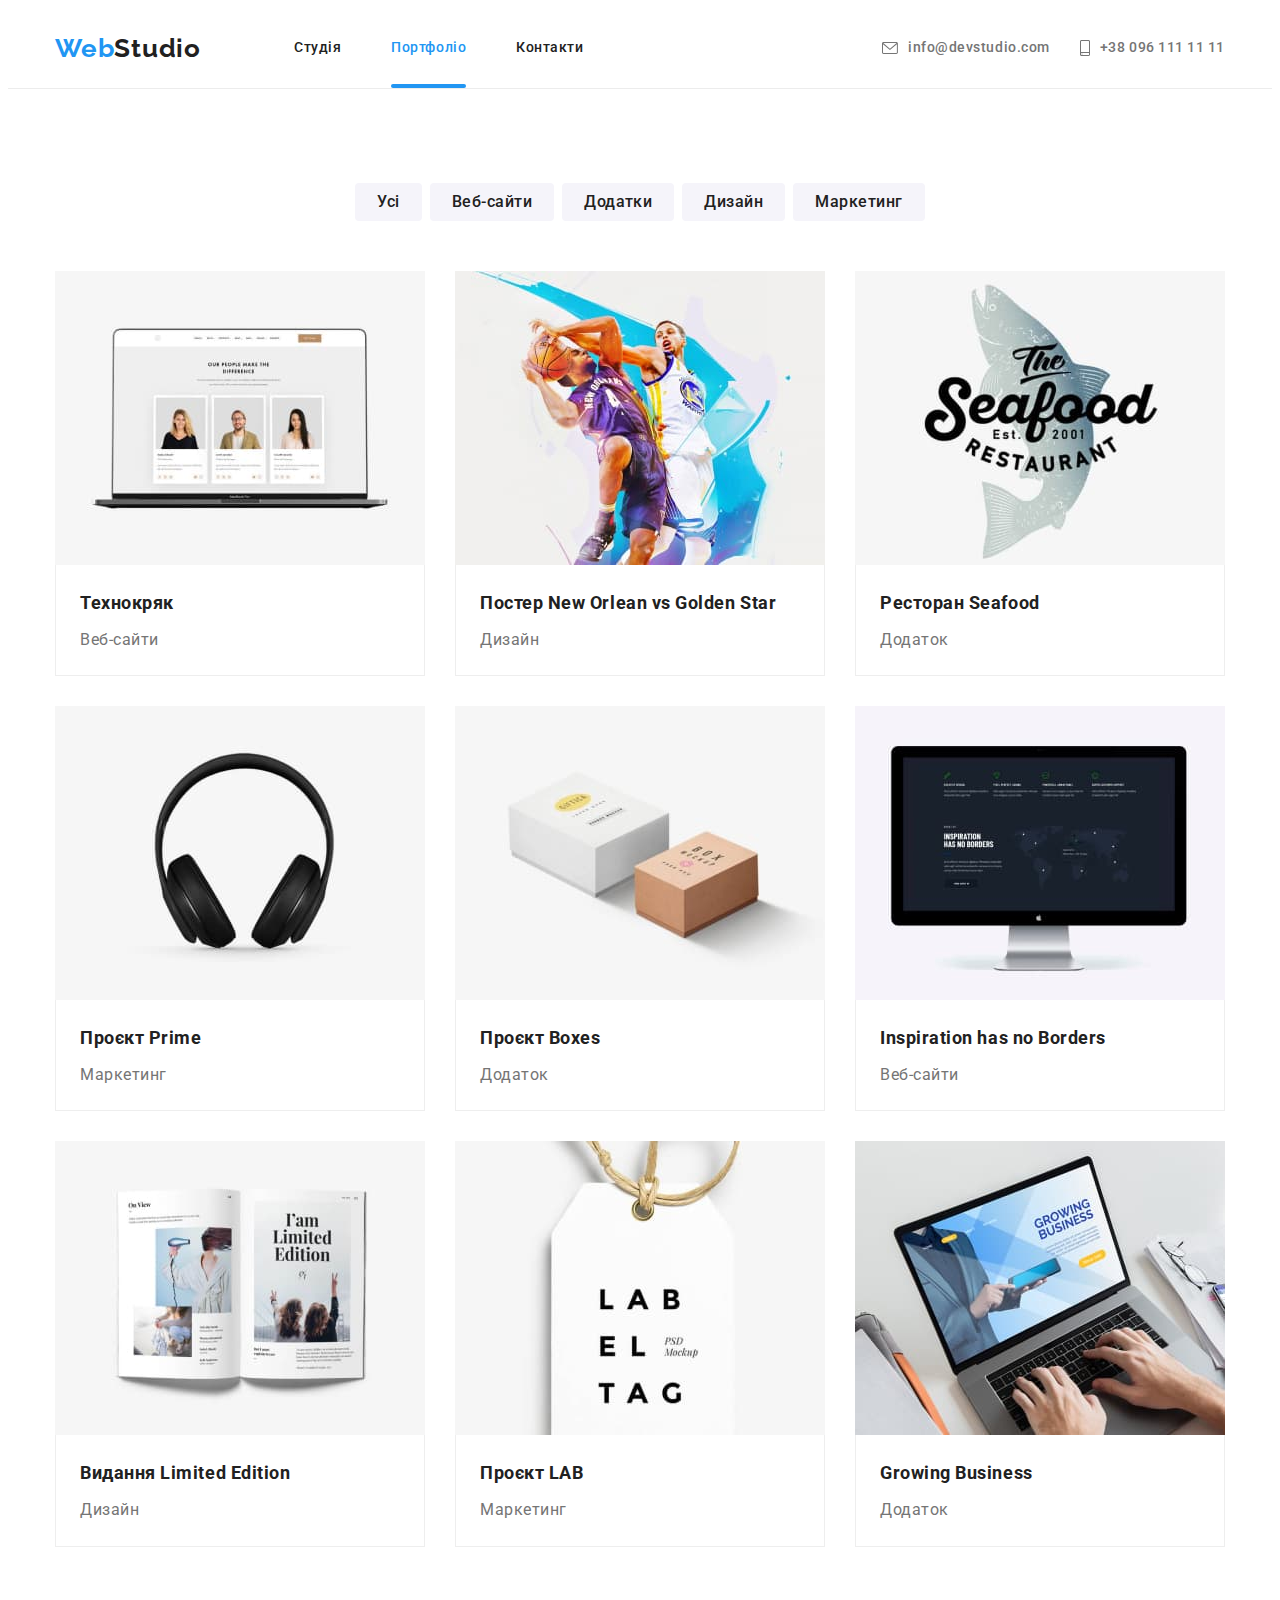
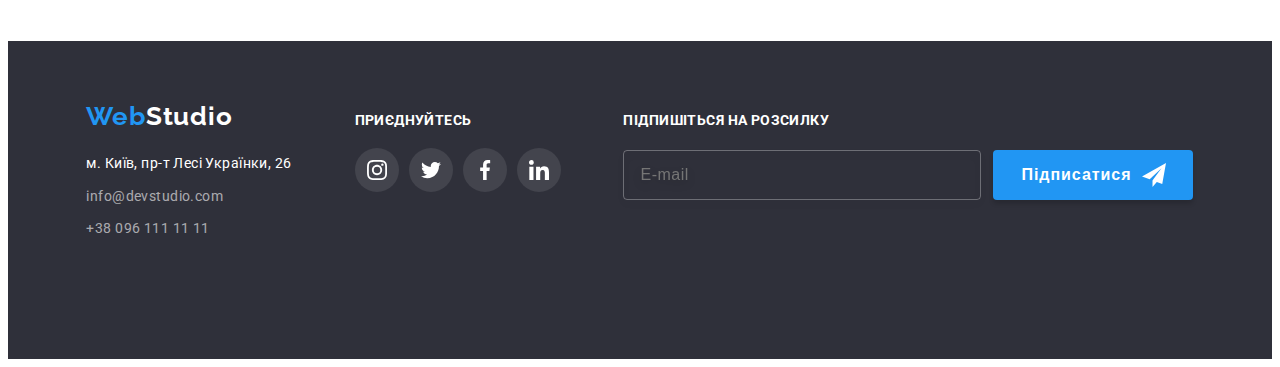
<file: portfolio.html>
<!DOCTYPE html>
<html lang="uk">
  <head>
    <meta charset="UTF-8" />
    <meta http-equiv="X-UA-Compatible" content="IE=edge" />
    <meta name="viewport" content="width=device-width, initial-scale=1.0" />
    <title>Portfolio</title>
    <link
      href="https://fonts.googleapis.com/css2?family=Raleway:wght@700&family=Roboto:wght@400;500;700;900&display=swap"
      rel="stylesheet"
    />
    <link
      rel="stylesheet"
      href="https://cdnjs.cloudflare.com/ajax/libs/modern-normalize/1.1.0/modern-normalize.min.css"
      integrity="sha512-wpPYUAdjBVSE4KJnH1VR1HeZfpl1ub8YT/NKx4PuQ5NmX2tKuGu6U/JRp5y+Y8XG2tV+wKQpNHVUX03MfMFn9Q=="
      crossorigin="anonymous"
      referrerpolicy="no-referrer"
    />
    <link rel="stylesheet" href="./css/main.min.css" />
  </head>

  <body class="page">
    <!-- Шапка -->
    <header class="header">
      <div class="container header-container">
        <a href="./index.html" class="logo link"> Web<span class="deckor link">Studio</span> </a>
        <nav class="header-nav">
          <ul class="site-nav list">
            <li class="item">
              <a href="./index.html" class="link">Студія</a>
            </li>
            <li class="item"><a href="./portfolio.html" class="link current">Портфоліо</a></li>
            <li class="item"><a href="" class="link">Контакти</a></li>
          </ul>
        </nav>
        <ul class="auth-nav list">
          <li class="item">
            <a
              href="mailto:info@devstudio.com"
              class="auth-nav-link"
              target="_blank"
              rel="noopener noreferrer"
            >
              <svg class="auth-nav-icon" width="16" height="12">
                <use href="./images//icons.svg#icon-envelope"></use>
              </svg>
              info@devstudio.com
            </a>
          </li>
          <li class="item">
            <a href="" class="auth-nav-link">
              <svg class="auth-nav-icon" width="10" height="16">
                <use href="./images//icons.svg#icon-smartphone"></use>
              </svg>
              +38 096 111 11 11</a
            >
          </li>
        </ul>

        <button class="menu-toggle js-open-menu" aria-expanded="false" aria-controls="mobile-menu">
          <svg class="menu-toggle__icon" width="24" height="24">
            <use href="./images/icons.svg#burger-menu"></use>
          </svg>
        </button>
      </div>
    </header>

    <!-- Герой -->
    <main class="hero">
      <!-- Портфоліо -->
      <section class="portfolio section">
        <div class="container">
          <h1 class="visually-hidden">Портфоліо</h1>
          <ul class="filter-list list">
            <li class="element">
              <button type="button" class="filter-button">Усі</button>
            </li>
            <li class="element">
              <button type="button" class="filter-button">Веб-сайти</button>
            </li>
            <li class="element">
              <button type="button" class="filter-button">Додатки</button>
            </li>
            <li class="element">
              <button type="button" class="filter-button">Дизайн</button>
            </li>
            <li class="element">
              <button type="button" class="filter-button">Маркетинг</button>
            </li>
          </ul>

          <ul class="portfolio-list list">
            <li class="element">
              <a href="" class="element-link">
                <div class="portfolio-burnt">
                  <img src="./images/portfolio1.jpg" alt="Технокряк" width="370" height="294" />

                  <span class="portfolio-overlay">
                    Ресурс пропонує комплексні пропозиції з різним рівнем функціоналу та сервісів.
                    Все це дозволить відвідувачу отримати вичерпні відомості про компанію чи
                    приватну особу.
                  </span>
                </div>

                <div class="card">
                  <h2 class="title">Технокряк</h2>
                  <p>Веб-сайти</p>
                </div>
              </a>
            </li>
            <li class="element">
              <a href="" class="element-link">
                <div class="portfolio-burnt">
                  <img
                    src="./images/portfolio2.jpg"
                    alt="Постер New Orlean vs Golden Star"
                    width="370"
                    height="294"
                  />

                  <span class="portfolio-overlay">
                    Ресурс пропонує комплексні пропозиції з різним рівнем функціоналу та сервісів.
                    Все це дозволить відвідувачу отримати вичерпні відомості про компанію чи
                    приватну особу.
                  </span>
                </div>
                <div class="card">
                  <h2 class="title">Постер New Orlean vs Golden Star</h2>
                  <p>Дизайн</p>
                </div>
              </a>
            </li>

            <li class="element">
              <a href="" class="element-link">
                <div class="portfolio-burnt">
                  <img
                    src="./images/portfolio3.jpg"
                    alt="Ресторан Seafood"
                    width="370"
                    height="294"
                  />

                  <span class="portfolio-overlay">
                    Ресурс пропонує комплексні пропозиції з різним рівнем функціоналу та сервісів.
                    Все це дозволить відвідувачу отримати вичерпні відомості про компанію чи
                    приватну особу.
                  </span>
                </div>

                <div class="card">
                  <h2 class="title">Ресторан Seafood</h2>
                  <p>Додаток</p>
                </div>
              </a>
            </li>

            <li class="element">
              <a href="" class="element-link">
                <div class="portfolio-burnt">
                  <img src="./images/portfolio4.jpg" alt="Проєкт Prime" width="370" height="294" />

                  <span class="portfolio-overlay">
                    Ресурс пропонує комплексні пропозиції з різним рівнем функціоналу та сервісів.
                    Все це дозволить відвідувачу отримати вичерпні відомості про компанію чи
                    приватну особу.
                  </span>
                </div>

                <div class="card">
                  <h2 class="title">Проєкт Prime</h2>
                  <p>Маркетинг</p>
                </div>
              </a>
            </li>
            <li class="element">
              <a href="" class="element-link">
                <div class="portfolio-burnt">
                  <img src="./images/portfolio5.jpg" alt="Проєкт Boxes" width="370" height="294" />

                  <span class="portfolio-overlay">
                    Ресурс пропонує комплексні пропозиції з різним рівнем функціоналу та сервісів.
                    Все це дозволить відвідувачу отримати вичерпні відомості про компанію чи
                    приватну особу.
                  </span>
                </div>

                <div class="card">
                  <h2 class="title">Проєкт Boxes</h2>
                  <p>Додаток</p>
                </div>
              </a>
            </li>

            <li class="element">
              <a href="" class="element-link">
                <div class="portfolio-burnt">
                  <img
                    src="./images/portfolio6.jpg"
                    alt="Inspiration has no Borders"
                    width="370"
                    height="294"
                  />

                  <span class="portfolio-overlay">
                    Ресурс пропонує комплексні пропозиції з різним рівнем функціоналу та сервісів.
                    Все це дозволить відвідувачу отримати вичерпні відомості про компанію чи
                    приватну особу.
                  </span>
                </div>

                <div class="card">
                  <h2 class="title">Inspiration has no Borders</h2>
                  <p>Веб-сайти</p>
                </div>
              </a>
            </li>
            <li class="element">
              <a href="" class="element-link">
                <div class="portfolio-burnt">
                  <img
                    src="./images/portfolio7.jpg"
                    alt="Видання Limited Edition"
                    width="370"
                    height="294"
                  />

                  <span class="portfolio-overlay">
                    Ресурс пропонує комплексні пропозиції з різним рівнем функціоналу та сервісів.
                    Все це дозволить відвідувачу отримати вичерпні відомості про компанію чи
                    приватну особу.
                  </span>
                </div>

                <div class="card">
                  <h2 class="title">Видання Limited Edition</h2>
                  <p>Дизайн</p>
                </div>
              </a>
            </li>
            <li class="element">
              <a href="" class="element-link">
                <div class="portfolio-burnt">
                  <img src="./images/portfolio8.jpg" alt="Проєкт LAB" width="370" height="294" />

                  <span class="portfolio-overlay">
                    Ресурс пропонує комплексні пропозиції з різним рівнем функціоналу та сервісів.
                    Все це дозволить відвідувачу отримати вичерпні відомості про компанію чи
                    приватну особу.
                  </span>
                </div>

                <div class="card">
                  <h2 class="title">Проєкт LAB</h2>
                  <p>Маркетинг</p>
                </div>
              </a>
            </li>
            <li class="element">
              <a href="" class="element-link">
                <div class="portfolio-burnt">
                  <img
                    src="./images/portfolio9.jpg"
                    alt="Growing Business"
                    width="370"
                    height="294"
                  />

                  <span class="portfolio-overlay">
                    Ресурс пропонує комплексні пропозиції з різним рівнем функціоналу та сервісів.
                    Все це дозволить відвідувачу отримати вичерпні відомості про компанію чи
                    приватну особу.
                  </span>
                </div>

                <div class="card">
                  <h2 class="title">Growing Business</h2>
                  <p>Додаток</p>
                </div>
              </a>
            </li>
          </ul>
        </div>
      </section>
    </main>

    <!-- Футер -->
    <footer class="footer">
      <div class="container">
        <div class="footer-display">
          <div class="address-wraper">
            <a href="/" class="logo link">
              Web<span class="deckor deckor--white link">Studio</span>
            </a>

            <address class="footer-addres">
              <a
                href="https://goo.gl/maps/qibmys2NUARyeoTe7"
                class="footer-addres-link"
                target="_blank"
                rel="noopener noreferrer"
              >
                м. Київ, пр-т Лесі Українки, 26
              </a>

              <ul class="footer-auth list">
                <li class="footer-mail">
                  <a
                    href="mailto:info@devstudio.com"
                    class="footer-auth-nav"
                    target="_blank"
                    rel="noopener noreferrer"
                  >
                    info@devstudio.com
                  </a>
                </li>
                <li class="footer-number">
                  <a href="tel:+380961111111" class="footer-auth-nav">+38 096 111 11 11</a>
                </li>
              </ul>
            </address>
          </div>
          <div class="join">
            <p class="join title">приєднуйтесь</p>
            <ul class="join-list list">
              <li class="join-socials">
                <a
                  class="join-socials-link link"
                  href="https://instagram.com"
                  target="_blank"
                  rel="noopener noreferrer"
                  aria-label="Instagram"
                >
                  <svg class="join-icon" width="20" height="20">
                    <use href="./images//icons.svg#icon-instagram"></use>
                  </svg>
                </a>
              </li>
              <li class="join-socials">
                <a
                  class="join-socials-link link"
                  href="https://twitter.com"
                  target="_blank"
                  rel="noopener noreferrer"
                  aria-label="Twitter"
                >
                  <svg class="join-icon" width="20" height="20">
                    <use href="./images//icons.svg#icon-twitter"></use>
                  </svg>
                </a>
              </li>
              <li class="join-socials">
                <a
                  class="join-socials-link link"
                  href="https://facebook.com"
                  target="_blank"
                  rel="noopener noreferrer"
                  aria-label="Facebook"
                >
                  <svg class="join-icon" width="20" height="20">
                    <use href="./images//icons.svg#icon-facebook"></use>
                  </svg>
                </a>
              </li>
              <li class="join-socials">
                <a
                  class="join-socials-link link"
                  href="https://linkedin.com"
                  target="_blank"
                  rel="noopener noreferrer"
                  aria-label="Linkedin"
                >
                  <svg class="join-icon" width="20" height="20">
                    <use href="./images//icons.svg#icon-linkedin"></use>
                  </svg>
                </a>
              </li>
            </ul>
          </div>
          <div class="follow">
            <h2 class="follow-title">Підпишіться на розсилку</h2>
            <form class="follow-form" name="follow_form">
              <input
                class="mail-input"
                type="email"
                name="follow_mail"
                placeholder="E-mail"
                id="follow_mail"
              />

              <button type="submit" class="following-btn">
                Підписатися
                <svg class="follow-icon" width="24" height="24">
                  <use href="./images//icons.svg#icon-send"></use>
                </svg>
              </button>
            </form>
          </div>
        </div>
      </div>
    </footer>
  </body>
</html>
</file>
<file: css/main.min.css>
.visually-hidden{position:absolute;width:1px;height:1px;margin:-1px;border:0;padding:0;white-space:nowrap;-webkit-clip-path:inset(100%);clip-path:inset(100%);clip:rect(0 0 0 0);overflow:hidden}.section{padding-top:94px;padding-bottom:94px}.container{padding-left:15px;padding-right:15px;margin-right:auto;margin-left:auto}@media screen and (min-width: 480px){.container{width:480px}}@media screen and (min-width: 768px){.container{width:768px}}@media screen and (min-width: 1200px){.container{width:1200px}}.section{padding-top:94px;padding-bottom:94px}.display{display:-webkit-box;display:-ms-flexbox;display:flex;-webkit-box-align:center;-ms-flex-align:center;align-items:center}:root{--primary-text-color: #757575;--title-text-color: #212121;--accent-color: #2196f3;--primary-white-color: #ffffff;--background-color: #f5f5f5;--primary-background-color: #f5f4fa;--section-background-color: #2f303a;--icon-color: #afb1b8;--turns-fast: 250ms cubic-bezier(0.4, 0, 0.2, 1)}*,*::before,*::after{-webkit-box-sizing:border-box;box-sizing:border-box}h1,h2,h3,h4,h5,h6,p,ul{margin:0}img{display:block;max-width:100%;height:auto}.list{list-style:none;padding:0;margin:0}body{color:var(--primary-text-color);font-family:Roboto,sans-serif;letter-spacing:.03em;font-size:18px;line-height:1.33}.header{background-color:var(--primary-white-color);border-bottom:1px solid #ececec}@media screen and (min-width: 768px){.header-nav{margin-left:93px}}.header-container{display:-webkit-box;display:-ms-flexbox;display:flex;-webkit-box-align:center;-ms-flex-align:center;align-items:center}.logo{color:var(--accent-color);font-family:"Raleway";font-weight:700;font-size:26px;line-height:1.19;letter-spacing:.03em;text-decoration:none}.logo:link{margin-bottom:0}.deckor{color:var(--title-text-color);font-family:"Raleway";font-weight:700;font-size:26px;line-height:1.19;letter-spacing:.03em;text-decoration:none}.site-nav{display:none}@media screen and (min-width: 768px){.site-nav{display:-webkit-box;display:-ms-flexbox;display:flex}}.site-nav .item:not(:last-child){margin-right:50px}.site-nav .link{position:relative;display:block;padding-top:32px;padding-bottom:32px;color:var(--title-text-color);font-weight:500;font-size:14px;line-height:1.14;text-decoration:none;-webkit-transition:color var(--turns-fast);transition:color var(--turns-fast)}.site-nav .link:hover,.site-nav .link:focus{color:var(--accent-color)}.site-nav .link.current{color:var(--accent-color)}.site-nav .link.current::after{content:"";position:absolute;left:0;bottom:0;display:block;width:100%;height:4px;border-radius:2px;background-color:var(--accent-color)}.hero-section{background-color:var(--section-background-color);text-align:center;padding-top:118px;padding-bottom:118px}@media screen and (min-width: 1200px){.hero-section{padding-top:200px;padding-bottom:200px}}.overlay{max-width:1600px;margin-left:auto;margin-right:auto;background:#c4c4c4;background-repeat:no-repeat;background-position:center;background-size:cover;background-image:-webkit-gradient(linear, left top, right top, from(rgba(47, 48, 58, 0.4)), to(rgba(47, 48, 58, 0.4))),url(../images/hero/img_sm@1x.jpg);background-image:linear-gradient(to right, rgba(47, 48, 58, 0.4), rgba(47, 48, 58, 0.4)),url(../images/hero/img_sm@1x.jpg)}@media(min-device-pixel-ratio: 2),(-webkit-min-device-pixel-ratio: 2),(min-resolution: 192dpi),(min-resolution: 2dppx){.overlay{background-image:-webkit-gradient(linear, left top, right top, from(rgba(47, 48, 58, 0.4)), to(rgba(47, 48, 58, 0.4))),url(../images/hero/img_sm@2x.jpg);background-image:linear-gradient(to right, rgba(47, 48, 58, 0.4), rgba(47, 48, 58, 0.4)),url(../images/hero/img_sm@2x.jpg)}}@media screen and (min-width: 481px){.overlay{background-image:-webkit-gradient(linear, left top, right top, from(rgba(47, 48, 58, 0.4)), to(rgba(47, 48, 58, 0.4))),url(../images/hero/img_md@1x.jpg);background-image:linear-gradient(to right, rgba(47, 48, 58, 0.4), rgba(47, 48, 58, 0.4)),url(../images/hero/img_md@1x.jpg)}}@media screen and (min-width: 481px)and (min-device-pixel-ratio: 2),screen and (min-width: 481px)and (-webkit-min-device-pixel-ratio: 2),screen and (min-width: 481px)and (min-resolution: 192dpi),screen and (min-width: 481px)and (min-resolution: 2dppx){.overlay{background-image:-webkit-gradient(linear, left top, right top, from(rgba(47, 48, 58, 0.4)), to(rgba(47, 48, 58, 0.4))),url(../images/hero/img_md@2x.jpg);background-image:linear-gradient(to right, rgba(47, 48, 58, 0.4), rgba(47, 48, 58, 0.4)),url(../images/hero/img_md@2x.jpg)}}@media screen and (min-width: 769px){.overlay{background-image:-webkit-gradient(linear, left top, right top, from(rgba(47, 48, 58, 0.4)), to(rgba(47, 48, 58, 0.4))),url(../images/hero/img_lg@1x.jpg);background-image:linear-gradient(to right, rgba(47, 48, 58, 0.4), rgba(47, 48, 58, 0.4)),url(../images/hero/img_lg@1x.jpg)}}@media screen and (min-width: 769px)and (min-device-pixel-ratio: 2),screen and (min-width: 769px)and (-webkit-min-device-pixel-ratio: 2),screen and (min-width: 769px)and (min-resolution: 192dpi),screen and (min-width: 769px)and (min-resolution: 2dppx){.overlay{background-image:-webkit-gradient(linear, left top, right top, from(rgba(47, 48, 58, 0.4)), to(rgba(47, 48, 58, 0.4))),url(../images/hero/img_lg@2x.jpg);background-image:linear-gradient(to right, rgba(47, 48, 58, 0.4), rgba(47, 48, 58, 0.4)),url(../images/hero/img_lg@2x.jpg)}}.hero-title{margin-right:auto;margin-left:auto;text-decoration:none;color:var(--primary-white-color);margin-bottom:30px;font-weight:900;width:360px;font-size:26px;line-height:1.6153846154;text-align:center;letter-spacing:.06em;text-transform:uppercase}@media screen and (min-width: 1200px){.hero-title{font-size:44px;line-height:1.5;width:696px}}.hero-button{display:inline-block;color:var(--primary-white-color);background-color:var(--accent-color);cursor:pointer;font-weight:700;font-size:16px;line-height:1.9;text-decoration:none;font-family:"Roboto";font-style:normal;letter-spacing:.06em;-webkit-box-shadow:0px 4px 4px rgba(0,0,0,.15);box-shadow:0px 4px 4px rgba(0,0,0,.15);border-radius:4px;padding:10px 32px;border:none;text-align:center;min-width:200px}@media screen and (min-width: 1200px){.hero-button{min-width:216px}}.benefits__element{margin-left:auto;margin-right:auto}@media screen and (min-width: 450px){.benefits__element{width:450px}.benefits__element:not(:last-child){margin-bottom:30px}}@media screen and (min-width: 768px){.benefits__element{width:354px;display:-webkit-box;display:-ms-flexbox;display:flex;-webkit-box-orient:vertical;-webkit-box-direction:normal;-ms-flex-direction:column;flex-direction:column}.benefits__element:not(:last-child){margin-bottom:0px}}@media screen and (min-width: 1200px){.benefits__element{width:270px}}.benefits__text{font-weight:400;font-size:14px;line-height:1.7142857143;display:-webkit-box;display:-ms-flexbox;display:flex;-webkit-box-pack:center;-ms-flex-pack:center;justify-content:center}@media screen and (min-width: 1200px){.benefits__text{-ms-flex-wrap:wrap;flex-wrap:wrap}}.benefits__title{font-weight:700;font-size:14px;line-height:1.1428571429;color:var(--title-text-color);letter-spacing:.03em;margin-bottom:10px;text-align:center}@media screen and (min-width: 1200px){.benefits__title{text-align:left}}.benefits__item{display:-webkit-box;display:-ms-flexbox;display:flex;-ms-flex-wrap:wrap;flex-wrap:wrap;-webkit-box-align:center;-ms-flex-align:center;align-items:center;-webkit-box-pack:center;-ms-flex-pack:center;justify-content:center;width:100%;height:120px;background-color:var(--primary-background-color);border-radius:4px;margin-bottom:30px}@media screen and (min-width: 450px){.benefits__item{width:450px}}@media screen and (min-width: 768px){.benefits__item{width:354px;display:-webkit-box;display:-ms-flexbox;display:flex}}@media screen and (min-width: 1200px){.benefits__item{display:-webkit-box;display:-ms-flexbox;display:flex;width:270px}}.benefits__list{display:-webkit-box;display:-ms-flexbox;display:flex;-ms-flex-wrap:wrap;flex-wrap:wrap;padding-top:60px;padding-bottom:60px}@media screen and (min-width: 768px){.benefits__list{gap:30px;padding-top:60px;padding-bottom:60px}}@media screen and (min-width: 1200px){.benefits__list{padding-top:94px;padding-bottom:94px}}.examples{padding-bottom:94px}@media screen and (max-width: 1199.5px){.examples{display:none}}.examples__title{margin-bottom:50px;text-align:center;color:var(--title-text-color);font-weight:700;font-size:36px;line-height:1.2;letter-spacing:.03em}.examples__work{display:-webkit-box;display:-ms-flexbox;display:flex;-ms-flex-wrap:wrap;flex-wrap:wrap}.examples__element:not(:first-child){margin-left:30px}.examples__burnt{position:relative}.examples__overlay{color:var(--primary-white-color);font-weight:700;font-size:14px;line-height:1.14;text-align:center;letter-spacing:.03em;text-transform:uppercase;padding:27px 107px;position:absolute;bottom:0;left:0;width:100%;height:24% px;background-color:rgba(47,48,58,.8)}.team{background-color:var(--primary-background-color)}.team-title{text-align:center;font-weight:700;font-size:36px;line-height:1.2;color:var(--title-text-color);letter-spacing:.03em;margin-bottom:50px}.team .title{font-weight:500;font-size:16px;line-height:1.2;color:var(--title-text-color);margin-bottom:10px;text-align:center}.team .position{margin-bottom:16px}.our-team{padding-left:0;display:-webkit-box;display:-ms-flexbox;display:flex;-ms-flex-wrap:wrap;flex-wrap:wrap}@media screen and (min-width: 768px){.our-team{gap:30px}}.our-team .card{background-color:var(--primary-white-color);padding-top:30px;padding-bottom:30px;border-radius:0px 0px 4px 4px}.socials-list{display:-webkit-box;display:-ms-flexbox;display:flex;-webkit-box-pack:center;-ms-flex-pack:center;justify-content:center;gap:10px}.socials-link{display:-webkit-box;display:-ms-flexbox;display:flex;-webkit-box-pack:center;-ms-flex-pack:center;justify-content:center;-webkit-box-align:center;-ms-flex-align:center;align-items:center;width:44px;height:44px;border-radius:50%;background-color:var(--primary-white-color);fill:var(--icon-color);-webkit-transition:background-color var(--turns-fast),color var(--turns-fast);transition:background-color var(--turns-fast),color var(--turns-fast)}.socials-link:hover,.socials-link:focus{background-color:var(--accent-color);color:var(--primary-white-color)}.socials-icon{fill:var(--icon-color);-webkit-transition:fill var(--turns-fast);transition:fill var(--turns-fast)}.socials-link:hover>.socials-icon,.socials-link:focus>.socials-icon{fill:var(--primary-white-color)}.our-team .element{border-radius:0px 0px 4px 4px;-webkit-box-shadow:0px 1px 3px rgba(0,0,0,.12),0px 1px 1px rgba(0,0,0,.14),0px 2px 1px rgba(0,0,0,.2);box-shadow:0px 1px 3px rgba(0,0,0,.12),0px 1px 1px rgba(0,0,0,.14),0px 2px 1px rgba(0,0,0,.2)}@media screen and (min-width: 768px){.our-team .element{width:354px}}@media screen and (min-width: 1200px){.our-team .element{width:270px}}@media screen and (max-width: 767px){.our-team .element:not(:last-child){margin-bottom:30px}}.our-team p{font-weight:400;font-size:16px;line-height:1.2;color:var(--primary-text-color);text-align:center}.clients{padding-top:60px;padding-bottom:60px}.clients__title{font-weight:700;font-size:28px;line-height:1.1785714286;letter-spacing:.03em;color:var(--title-text-color);text-align:center;margin-bottom:30px}@media screen and (min-width: 1200px){.clients__title{font-size:36px;line-height:.8571428571;margin-bottom:50px}}.clients__list{display:-webkit-box;display:-ms-flexbox;display:flex;-ms-flex-wrap:wrap;flex-wrap:wrap;-webkit-box-pack:center;-ms-flex-pack:center;justify-content:center;gap:30px}.clients__link{display:-webkit-box;display:-ms-flexbox;display:flex;-webkit-box-pack:center;-ms-flex-pack:center;justify-content:center;-webkit-box-align:center;-ms-flex-align:center;align-items:center;width:170px;height:92px;border:1px solid var(--icon-color);border-radius:4px;color:var(--icon-color);cursor:pointer;-webkit-transition:color var(--turns-fast);transition:color var(--turns-fast)}.clients__link:hover,.clients__link:focus{border-color:var(--accent-color)}.clients__link:active{border-color:var(--accent-color)}.clients__icon{fill:var(--icon-color);-webkit-transition:fill var(--turns-fast);transition:fill var(--turns-fast)}.clients__link:hover .clients__icon,.clients__link:focus .clients__icon{fill:var(--accent-color)}.clients__link:active .clients__icon{fill:var(--accent-color)}.filter-button{padding:6px 22px;border-radius:4px;border:none;background-color:var(--primary-background-color);color:var(--title-text-color);font-weight:500;font-size:16px;line-height:1.6;text-decoration:none;font-family:"Roboto";font-style:normal;letter-spacing:.03em;cursor:pointer;-webkit-transition:background-color var(--turns-fast),color var(--turns-fast),-webkit-box-shadow var(--turns-fast);transition:background-color var(--turns-fast),color var(--turns-fast),-webkit-box-shadow var(--turns-fast);transition:background-color var(--turns-fast),color var(--turns-fast),box-shadow var(--turns-fast);transition:background-color var(--turns-fast),color var(--turns-fast),box-shadow var(--turns-fast),-webkit-box-shadow var(--turns-fast)}.filter-button:hover,.filter-button:focus{color:var(--primary-white-color);background-color:var(--accent-color);-webkit-box-shadow:0px 3px 1px rgba(0,0,0,.1),0px 1px 2px rgba(0,0,0,.08),0px 2px 2px rgba(0,0,0,.12);box-shadow:0px 3px 1px rgba(0,0,0,.1),0px 1px 2px rgba(0,0,0,.08),0px 2px 2px rgba(0,0,0,.12)}.filter-list .element:not(:last-child){margin-right:8px}.filter-list{-webkit-box-pack:center;-ms-flex-pack:center;justify-content:center;display:-webkit-box;display:-ms-flexbox;display:flex;margin-bottom:50px}.portfolio-list{display:-webkit-box;display:-ms-flexbox;display:flex;-ms-flex-wrap:wrap;flex-wrap:wrap;gap:30px}.portfolio-list .element{overflow:hidden;-ms-flex-preferred-size:calc((100% - 60px)/3);flex-basis:calc((100% - 60px)/3);-webkit-transition:-webkit-box-shadow var(--turns-fast);transition:-webkit-box-shadow var(--turns-fast);transition:box-shadow var(--turns-fast);transition:box-shadow var(--turns-fast), -webkit-box-shadow var(--turns-fast)}.element-link{display:block;text-decoration:none}.portfolio-list .element:hover{-webkit-box-shadow:0px 1px 1px rgba(0,0,0,.12),0px 4px 4px rgba(0,0,0,.06),1px 4px 6px rgba(0,0,0,.16);box-shadow:0px 1px 1px rgba(0,0,0,.12),0px 4px 4px rgba(0,0,0,.06),1px 4px 6px rgba(0,0,0,.16)}.portfolio-list .title{font-weight:700;font-size:18px;line-height:2;color:var(--title-text-color);padding-top:20px;padding-bottom:4px;padding-left:24px}.portfolio p{font-weight:400;font-size:16px;line-height:1.9;padding-bottom:20px;padding-left:24px;color:var(--primary-text-color)}.portfolio .card{background:var(--primary-white-color);border:1px solid #eee;border-top:0}.card{position:relative;z-index:10}.portfolio-burnt{position:relative}.portfolio-overlay{color:var(--primary-white-color);font-weight:400;font-size:18px;line-height:1,6;letter-spacing:.03em;padding:63px 24px;position:absolute;top:0;left:0;z-index:3;width:100%;height:101%;background-color:rgba(33,150,243,.9);-webkit-transform:translateY(100%);transform:translateY(100%);-webkit-transition:-webkit-transform 250ms cubic-bezier(0.4, 0, 0.2, 1);transition:-webkit-transform 250ms cubic-bezier(0.4, 0, 0.2, 1);transition:transform 250ms cubic-bezier(0.4, 0, 0.2, 1);transition:transform 250ms cubic-bezier(0.4, 0, 0.2, 1), -webkit-transform 250ms cubic-bezier(0.4, 0, 0.2, 1)}.portfolio-list .element:hover .portfolio-overlay{-webkit-transform:translateY(0);transform:translateY(0)}.auth-nav{display:none}@media screen and (min-width: 768px){.auth-nav{display:block;margin-left:auto}}@media screen and (min-width: 768px)and (max-width: 1199px){.auth-nav .item:not(:last-child){margin-bottom:10px}}@media screen and (min-width: 1200px){.auth-nav .item:not(:last-child){margin-right:30px}}@media screen and (min-width: 1200px){.auth-nav{display:-webkit-box;display:-ms-flexbox;display:flex}}.auth-nav-link{color:var(--primary-text-color);font-weight:500;font-size:14px;line-height:1.14;text-decoration:none;display:-webkit-box;display:-ms-flexbox;display:flex;-webkit-box-align:center;-ms-flex-align:center;align-items:center;-webkit-transition:color var(--turns-fast);transition:color var(--turns-fast)}.auth-nav-link:hover,.auth-nav-link :focus{color:var(--accent-color)}.auth-nav-icon{fill:var(--primary-text-color);margin-right:10px;-webkit-transition:fill var(--turns-fast);transition:fill var(--turns-fast)}.auth-nav-link:hover>.auth-nav-icon,.auth-nav-link:focus>.auth-nav-icon{fill:var(--accent-color)}.footer{background-color:var(--section-background-color);padding-bottom:60px;padding-top:60px}@media screen and (min-width: 768px){.footer-display{display:-webkit-box;display:-ms-flexbox;display:flex;-ms-flex-wrap:wrap;flex-wrap:wrap;-ms-flex-pack:distribute;justify-content:space-around}}@media screen and (min-width: 1200px){.footer-display{text-align:center}}.logo{display:block;margin-bottom:20px;text-decoration:none;color:var(--accent-color);font-family:"Raleway";font-weight:700;font-size:26px;line-height:1.19;letter-spacing:.03em;text-align:center}@media screen and (min-width: 1200px){.logo{text-align:left}}.deckor--white{color:var(--primary-white-color)}.footer-addres{text-align:center}.footer-addres-link{font-style:normal;text-decoration:none;color:var(--primary-white-color);font-weight:400;font-size:14px;line-height:1.7;letter-spacing:.03em;display:block;margin-bottom:8px;margin-top:20px}.footer-auth{padding-left:0}.footer-auth-nav{color:rgba(255,255,255,.6);font-style:normal;font-weight:400;font-size:14px;line-height:1.14;letter-spacing:.03em;text-decoration:none;-webkit-transition:color var(--turns-fast);transition:color var(--turns-fast)}.footer-auth-nav:hover,.footer-auth-nav:focus{color:var(--accent-color)}.footer-mail{margin-bottom:8px}@media screen and (min-width: 1200px){.footer-auth{text-align:left}}.address-wraper{margin-bottom:60px}@media screen and (min-width: 768px){.address-wraper{display:-webkit-box;display:-ms-flexbox;display:flex;-webkit-box-orient:vertical;-webkit-box-direction:normal;-ms-flex-direction:column;flex-direction:column}}.join{margin-bottom:60px}.join-list{display:-webkit-box;display:-ms-flexbox;display:flex;gap:10px;-webkit-box-pack:center;-ms-flex-pack:center;justify-content:center}.join .title{font-weight:700;font-size:14px;line-height:16px;letter-spacing:.03em;text-transform:uppercase;color:var(--primary-white-color);margin-bottom:20px;text-align:center}@media screen and (min-width: 1200px){.join .title{text-align:left}}.join-socials-link{display:-webkit-box;display:-ms-flexbox;display:flex;-webkit-box-align:center;-ms-flex-align:center;align-items:center;-webkit-box-pack:center;-ms-flex-pack:center;justify-content:center;width:44px;height:44px;border-radius:50%;background-color:#43444d;fill:var(--primary-white-color);-webkit-transition:background-color var(--turns-fast);transition:background-color var(--turns-fast)}.join-socials-icon{fill:var(--primary-white-color);-webkit-transition:fill var(--turns-fast);transition:fill var(--turns-fast)}.join-socials-link:hover,.join-socials-link:focus{background-color:var(--accent-color)}.join-socials-link:hover .join-socials-icon,.join-socials-link:focus .join-socials-icon{fill:var(--accent-color)}.footer-display{-webkit-box-align:baseline;-ms-flex-align:baseline;align-items:baseline}.follow{display:-webkit-box;display:-ms-flexbox;display:flex;-webkit-box-orient:vertical;-webkit-box-direction:normal;-ms-flex-direction:column;flex-direction:column}@media screen and (min-width: 768px){.follow-form{display:-webkit-box;display:-ms-flexbox;display:flex;-webkit-box-orient:vertical;-webkit-box-direction:normal;-ms-flex-direction:column;flex-direction:column}}@media screen and (min-width: 1200px){.follow-form{-webkit-box-orient:horizontal;-webkit-box-direction:normal;-ms-flex-direction:row;flex-direction:row}}.mail-input{display:block;width:100%;height:50px;border:none;border-radius:4px;background-color:rgba(0,0,0,0);border:1px solid rgba(255,255,255,.3);-webkit-filter:drop-shadow(0px 4px 4px rgba(0, 0, 0, 0.15));filter:drop-shadow(0px 4px 4px rgba(0, 0, 0, 0.15));margin-bottom:60px;padding:15px 16px;color:var(--primary-white-color);font-weight:400;font-size:16px;line-height:1.25;letter-spacing:.03em}@media screen and (min-width: 768px){.mail-input{width:450px}}@media screen and (min-width: 1200px){.mail-input{width:358px;margin-right:12px}}.follow-title{font-weight:700;font-size:14px;line-height:1.4;letter-spacing:.03em;text-transform:uppercase;color:var(--primary-white-color);margin-bottom:20px;text-align:center}@media screen and (min-width: 1200px){.follow-title{text-align:left}}.following-btn{display:-webkit-box;display:-ms-flexbox;display:flex;-webkit-box-align:center;-ms-flex-align:center;align-items:center;-webkit-box-pack:center;-ms-flex-pack:center;justify-content:center;width:200px;height:50px;-webkit-box-shadow:0px 4px 4px rgba(0,0,0,.15);box-shadow:0px 4px 4px rgba(0,0,0,.15);border-radius:4px;background-color:var(--accent-color);border:none;font-weight:700;font-size:16px;line-height:1.9;letter-spacing:.06em;color:var(--primary-white-color);padding-top:10px;padding-bottom:10px;cursor:pointer;margin-left:auto;margin-right:auto}.follow-icon{margin-left:10px}.backdrop{position:fixed;top:0;z-index:100;width:100%;height:100%;background-color:rgba(0,0,0,.2);visibility:visible;pointer-events:initial;-webkit-transition:opacity 500ms cubic-bezier(0.4, 0, 0.2, 1),visibility 500ms cubic-bezier(0.4, 0, 0.2, 1);transition:opacity 500ms cubic-bezier(0.4, 0, 0.2, 1),visibility 500ms cubic-bezier(0.4, 0, 0.2, 1)}.modal{position:absolute;top:50%;left:50%;-webkit-transform:translateX(-50%) translateY(-50%);transform:translateX(-50%) translateY(-50%);width:450px;min-height:609px;background-color:var(--primary-white-color);-webkit-box-shadow:0px 1px 3px rgba(0,0,0,.12),0px 1px 1px rgba(0,0,0,.14),0px 2px 1px rgba(0,0,0,.2);box-shadow:0px 1px 3px rgba(0,0,0,.12),0px 1px 1px rgba(0,0,0,.14),0px 2px 1px rgba(0,0,0,.2);border-radius:4px;opacity:1;padding:40px}@media screen and (min-width: 1200px){.modal{width:528px;min-height:581px}}.modal-btn{display:-webkit-box;display:-ms-flexbox;display:flex;-webkit-box-pack:center;-ms-flex-pack:center;justify-content:center;-webkit-box-align:center;-ms-flex-align:center;align-items:center;position:absolute;top:8px;right:8px;border-radius:50%;width:30px;height:30px;background:var(--primary-white-color);border:1px solid rgba(0,0,0,.1);cursor:pointer;-webkit-transition:fill var(--turns-fast);transition:fill var(--turns-fast)}.modal-btn:active{fill:var(--accent-color)}.modal-btn:hover,.modal-btn:focus{fill:var(--accent-color)}.is-hidden{visibility:hidden;opacity:0;pointer-events:none}.booking-form{display:-webkit-box;display:-ms-flexbox;display:flex;-webkit-box-orient:vertical;-webkit-box-direction:normal;-ms-flex-direction:column;flex-direction:column}.modal-title{font-weight:700;font-size:20px;line-height:1.15;text-align:center;letter-spacing:.03em;color:var(--title-text-color);margin-bottom:12px;cursor:pointer}.form-input{width:100%;height:40px;margin-bottom:10px;border:1px solid rgba(33,33,33,.2);border-radius:4px;outline:unset;padding-left:42px;cursor:pointer;-webkit-transition:color var(--turns-fast);transition:color var(--turns-fast)}.form-input:focus-within{border-color:var(--accent-color)}.form-input:focus-within+.input-icon{fill:var(--accent-color)}.form-label{font-weight:400;font-size:12px;line-height:1.17;letter-spacing:.01em;color:var(--primary-text-color);margin-bottom:4px}.form-label-title{font-size:12px}.form-comment{width:100%;margin-bottom:20px;border:1px solid rgba(33,33,33,.2);border-radius:4px;resize:none;width:100%;height:120px;outline:unset;padding-left:16px;padding-top:12px;-webkit-transition:color var(--turns-fast);transition:color var(--turns-fast)}.form-comment:focus-within{border-color:var(--accent-color)}.form-comment::-webkit-input-placeholder{font-weight:400;font-size:12px;line-height:14px;letter-spacing:.01em;color:rgba(117,117,117,.5)}.form-comment::-moz-placeholder{font-weight:400;font-size:12px;line-height:14px;letter-spacing:.01em;color:rgba(117,117,117,.5)}.form-comment:-ms-input-placeholder{font-weight:400;font-size:12px;line-height:14px;letter-spacing:.01em;color:rgba(117,117,117,.5)}.form-comment::-ms-input-placeholder{font-weight:400;font-size:12px;line-height:14px;letter-spacing:.01em;color:rgba(117,117,117,.5)}.form-comment::placeholder{font-weight:400;font-size:12px;line-height:14px;letter-spacing:.01em;color:rgba(117,117,117,.5)}.form-comment:not(:-moz-placeholder-shown){border-color:var(--accent-color)}.form-comment:not(:-ms-input-placeholder){border-color:var(--accent-color)}.form-comment:not(:placeholder-shown){border-color:var(--accent-color)}.form-send-btn{display:block;margin-left:auto;margin-right:auto;width:200px;height:50px;background-color:var(--accent-color);-webkit-box-shadow:0px 4px 4px rgba(0,0,0,.15);box-shadow:0px 4px 4px rgba(0,0,0,.15);border-radius:4px;border:none;cursor:pointer;font-weight:700;font-size:16px;line-height:1.9;-webkit-box-align:center;-ms-flex-align:center;align-items:center;text-align:center;letter-spacing:.06em;color:var(--primary-white-color);-webkit-transition:fill var(--turns-fast);transition:fill var(--turns-fast)}.form-checkbox{display:-webkit-box;display:-ms-flexbox;display:flex;-webkit-box-align:center;-ms-flex-align:center;align-items:center;-webkit-box-pack:center;-ms-flex-pack:center;justify-content:center;font-weight:400;font-size:12px;line-height:.9333333333;letter-spacing:.03em;color:var(--primary-text-color);margin-bottom:30px}.checkbox-accept{margin-left:7px}.checkbox-accept-link{text-decoration:underline;color:var(--accent-color)}.form-wrapper{position:relative}.form-wrapper:hover .input-icon{fill:var(--accent-color)}.form-wrapper:focus .input-icon{fill:var(--accent-color)}.form-wrapper:active .input-icon{fill:var(--accent-color)}.input-icon{position:absolute;left:12px;top:11px;fill:var(--title-text-color);-webkit-transition:fill var(--turns-fast);transition:fill var(--turns-fast)}.checkbox-btn{-webkit-appearance:none;-moz-appearance:none;appearance:none;width:16px;height:16px;border:1px solid rgba(33,33,33,.2);border-radius:2px;cursor:pointer;background-position:center;background-size:0;background-repeat:no-repeat}.checkbox-btn:checked{background-color:var(--accent-color);background-size:11px 8px;border-color:rgba(0,0,0,0);background-image:url("data:image/svg+xml,%3Csvg xmlns='http://www.w3.org/2000/svg' id='icon-check' viewBox='0 0 42 32'%3E%3Cpath fill='%23fff' style='fill: var(--color1, %23fff); stroke: var(--color1, %23fff)' stroke='%23fff' stroke-linejoin='miter' stroke-linecap='butt' stroke-miterlimit='4' stroke-width='0.64' d='M6.262 15.206l-0.221-0.211-0.221 0.208-3.085 2.925 0.243 0.234 11.408 10.88 0.221-0.211 24.256-23.139-0.243-0.23-3.043-2.902-0.221 0.211-20.97 19.987-8.125-7.75z'%3E%3C/path%3E%3C/svg%3E")}.menu-toggle{margin-left:auto;min-height:40px;min-width:40px;display:-webkit-box;display:-ms-flexbox;display:flex;-webkit-box-align:center;-ms-flex-align:center;align-items:center;-webkit-box-pack:center;-ms-flex-pack:center;justify-content:center;padding:0;background-color:rgba(0,0,0,0);cursor:pointer;border:none;border-radius:50%;outline:none;padding-top:22px;padding-bottom:22px}@media screen and (min-width: 768px){.menu-toggle{display:none}}.menu-toggle:active{fill:var(--accent-color)}.menu-toggle:hover,.menu-toggle:focus{background-color:rgba(0,0,0,.1)}.menu-container{display:-webkit-box;display:-ms-flexbox;display:flex;-webkit-box-orient:vertical;-webkit-box-direction:normal;-ms-flex-direction:column;flex-direction:column;position:fixed;top:0;left:0;width:100vw;height:100vh;padding:48px 40px;background-color:#fff;z-index:999;-webkit-transform:translateX(100%);transform:translateX(100%);-webkit-transition:-webkit-transform 250ms ease-in-out;transition:-webkit-transform 250ms ease-in-out;transition:transform 250ms ease-in-out;transition:transform 250ms ease-in-out, -webkit-transform 250ms ease-in-out}.menu-container.is-open{-webkit-transform:translateX(0);transform:translateX(0)}.menu-container .menu-toggle{position:absolute;top:10px;right:15px;color:#fff}.mobile-menu{margin-bottom:auto}.mobile-menu-item:not(:last-child){margin-bottom:32px}.mobile-menu-link{display:block;text-decoration:none;font-weight:500;font-size:40px;line-height:1.175;letter-spacing:.02em;color:#212121}.mobile-menu-link:active{color:var(--accent-color)}.mobile-menu-link.current{color:var(--accent-color)}.mobile-contacts{margin-bottom:64px}.mobile-contacts-link{text-decoration:none;font-weight:500;font-size:24px;line-height:1.1666666667;letter-spacing:.02em;color:#757575}.mobile-contacts-link.accent{font-size:34px;line-height:1.1764705882;letter-spacing:.02em;color:#2196f3}.mobile-socials{display:-webkit-box;display:-ms-flexbox;display:flex;-ms-flex-wrap:wrap;flex-wrap:wrap;gap:10px}.mobile-socials-link{text-decoration:none;font-weight:500;font-size:18px;line-height:1.2222222222;letter-spacing:.02em;color:#2196f3}.mobile-socials-item:not(:last-child) .mobile-socials-link{padding-right:10px;border-right:1px solid rgba(33,33,33,.2)}/*# sourceMappingURL=main.min.css.map */
</file>
